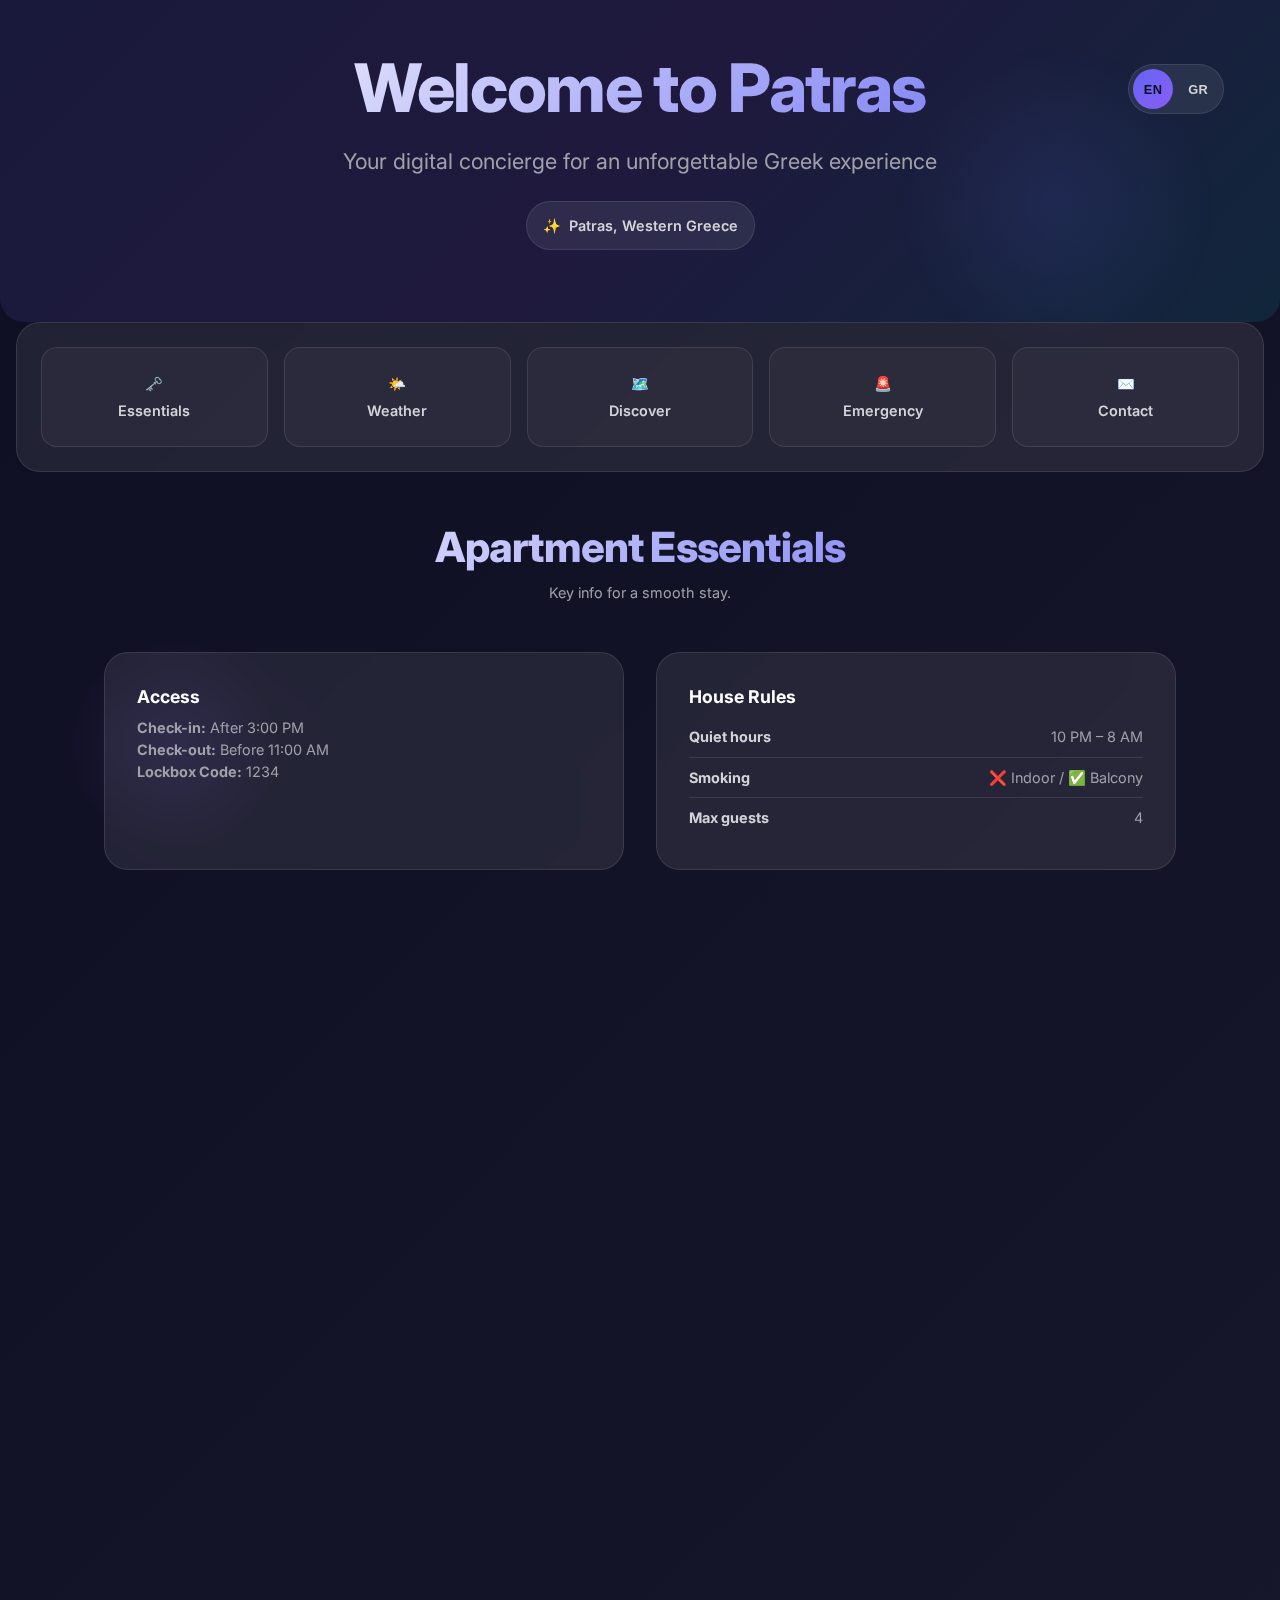
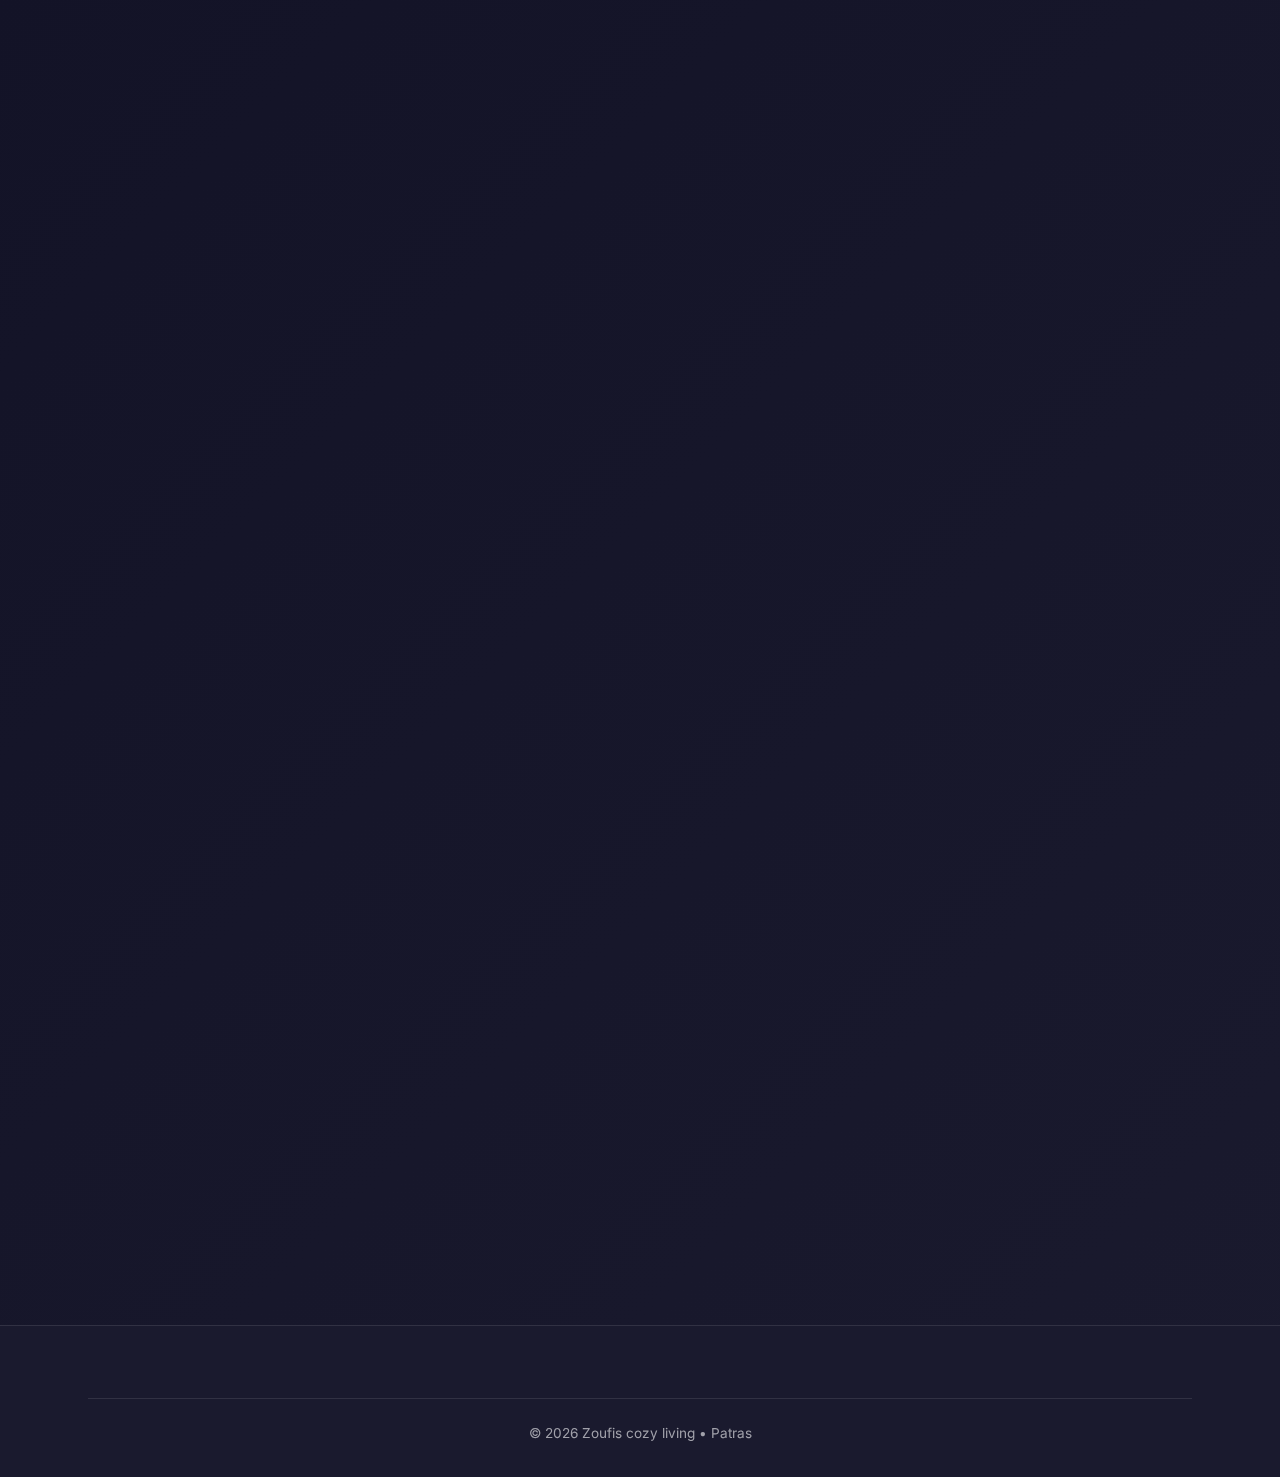
<file: index.html>
<!DOCTYPE html>
<html lang="en">
<head>
  <meta charset="UTF-8" />
  <meta name="viewport" content="width=device-width, initial-scale=1" />
  <title>Welcome to Patras | Your Digital Concierge</title>

  <!-- Fonts -->
  <link href="https://fonts.googleapis.com/css2?family=Inter:wght@300;400;500;600;700;800&display=swap" rel="stylesheet">

  <style>
    /* ====== Mobile-First Design System ====== */
    * { margin:0; padding:0; box-sizing:border-box; }
    
    :root{
      --primary:#6366f1; --primary-dark:#4f46e5; --secondary:#8b5cf6; --accent:#06b6d4;
      --success:#10b981; --warning:#f59e0b; --error:#ef4444;

      --bg-primary:#0f0f23; --bg-secondary:#1a1a2e;
      --bg-card:rgba(255,255,255,.03); --bg-glass:rgba(255,255,255,.08);

      --text-primary:#fff; --text-secondary:#a1a1aa; --text-accent:#d4d4d8;

      --border:rgba(255,255,255,.1); --border-hover:rgba(255,255,255,.2);

      --shadow-sm:0 4px 6px -1px rgba(0,0,0,.3);
      --shadow-md:0 10px 15px -3px rgba(0,0,0,.4);
      --shadow-lg:0 25px 50px -12px rgba(0,0,0,.6);
      --shadow-glow:0 0 20px rgba(99,102,241,.3);

      --blur:blur(16px);
      --r-sm:8px; --r-md:12px; --r-lg:16px; --r-xl:20px;
      
      /* Mobile-first spacing */
      --space-xs:8px; --space-sm:16px; --space-md:24px; --space-lg:32px; --space-xl:48px;
    }
    
    body{
      font-family:'Inter',system-ui,-apple-system,Segoe UI,Roboto,sans-serif;
      background:linear-gradient(135deg,var(--bg-primary) 0%,var(--bg-secondary) 100%);
      color:var(--text-primary); 
      line-height:1.6; 
      min-height:100vh; 
      overflow-x:hidden;
      font-size:16px; /* Ensure 16px+ for mobile accessibility */
    }

    /* Mobile-first background orbs */
    .bg-decoration{
      position:fixed; inset:0; pointer-events:none; z-index:-1; overflow:hidden;
    }
    .bg-decoration::before,.bg-decoration::after{
      content:""; position:absolute; border-radius:50%; opacity:.08; animation:float 8s ease-in-out infinite;
    }
    .bg-decoration::before{
      top:5%; right:5%; width:200px; height:200px;
      background:radial-gradient(circle,var(--primary),transparent 70%);
    }
    .bg-decoration::after{
      bottom:5%; left:5%; width:150px; height:150px;
      background:radial-gradient(circle,var(--secondary),transparent 70%); animation-direction:reverse;
    }

    /* Mobile-first header */
    .header{ position:relative; padding:var(--space-lg) 0 var(--space-xl); text-align:center; overflow:hidden; }
    .header-bg{ position:absolute; inset:0; border-radius:0 0 24px 24px; opacity:.12;
      background:linear-gradient(135deg,var(--primary),var(--secondary) 50%,var(--accent)); }
    
    /* Mobile-first container */
    .container{ max-width:100%; margin:0 auto; padding:0 var(--space-sm); position:relative; z-index:1; }
    
    /* Mobile-first typography */
    h1.hero{
      font-size:2rem; font-weight:800; letter-spacing:-.02em; margin:0 0 var(--space-sm);
      background:linear-gradient(135deg,var(--text-primary),var(--primary));
      -webkit-background-clip:text; background-clip:text; -webkit-text-fill-color:transparent;
      animation:slideUp 1s ease-out; line-height:1.2;
    }
    .subtitle{
      font-size:1rem; color:var(--text-secondary); margin-bottom:var(--space-md);
      animation:slideUp 1s ease-out .15s both; line-height:1.5; max-width:90%; margin-left:auto; margin-right:auto;
    }
    .welcome-badge{
      display:inline-flex; align-items:center; gap:var(--space-xs);
      background:var(--bg-glass); backdrop-filter:var(--blur); border:1px solid var(--border);
      padding:12px var(--space-sm); border-radius:var(--r-xl); font-weight:600; font-size:0.9rem; color:var(--text-accent);
      animation:slideUp 1s ease-out .3s both; transition:.3s; min-height:44px;
    }
    .welcome-badge:hover{ transform:translateY(-2px); box-shadow:var(--shadow-glow); border-color:var(--border-hover); }

    /* Mobile-first language switch */
    .lang{
      position:absolute; top:var(--space-sm); right:var(--space-sm);
      display:inline-flex; gap:4px; padding:4px; background:var(--bg-glass); border:1px solid var(--border);
      border-radius:999px; backdrop-filter:var(--blur);
    }
    .lang button{
      border:1px solid transparent; background:transparent; color:var(--text-accent); font-weight:700; font-size:0.8rem;
      letter-spacing:.3px; padding:8px 10px; border-radius:999px; cursor:pointer; min-width:40px; min-height:40px; transition:.2s;
    }
    .lang button[aria-pressed="true"]{ background:linear-gradient(135deg,var(--primary),var(--secondary)); color:#0b1020; }

    /* Mobile-first sticky nav */
    nav.nav{ position:sticky; top:var(--space-sm); z-index:5; margin:-var(--space-md) 0 var(--space-lg); }
    .nav-box{ background:var(--bg-glass); backdrop-filter:var(--blur); border:1px solid var(--border);
      border-radius:var(--r-lg); padding:var(--space-sm); margin:0 var(--space-sm); }
    .nav-grid{ display:grid; grid-template-columns:repeat(2, 1fr); gap:var(--space-xs); }
    .nav-item{
      display:flex; flex-direction:column; align-items:center; gap:4px; padding:var(--space-sm) var(--space-xs);
      background:var(--bg-card); border:1px solid var(--border); border-radius:var(--r-md);
      text-decoration:none; color:var(--text-accent); font-weight:600; font-size:0.85rem; transition:.3s;
      min-height:60px; text-align:center;
    }
    .nav-item:hover, .nav-item:focus{ transform:translateY(-2px); background:var(--bg-glass); border-color:var(--primary); box-shadow:var(--shadow-glow); }

    /* Mobile-first sections */
    section.section{ padding:var(--space-xl) 0; }
    .section-header{ text-align:center; margin-bottom:var(--space-lg); padding:0 var(--space-sm); }
    .section-title{
      font-size:1.75rem; font-weight:800; letter-spacing:-.02em; margin-bottom:var(--space-xs);
      background:linear-gradient(135deg,var(--text-primary),var(--primary)); -webkit-background-clip:text; background-clip:text; -webkit-text-fill-color:transparent; line-height:1.3;
    }
    .section-sub{ color:var(--text-secondary); font-size:0.95rem; line-height:1.6; max-width:100%; }

    /* Mobile-first cards */
    .grid{ display:grid; gap:var(--space-sm); padding:0 var(--space-sm); }
    .grid.cards-2{ grid-template-columns:1fr; }
    .grid.cards-3{ grid-template-columns:1fr; }
    .card{
      background:var(--bg-glass); backdrop-filter:var(--blur); border:1px solid var(--border); border-radius:var(--r-lg);
      padding:var(--space-md); transition:.35s; position:relative; overflow:hidden;
    }
    .card:hover, .card:focus-within{ transform:translateY(-3px); border-color:var(--primary); box-shadow:var(--shadow-lg),var(--shadow-glow); }
    .card h3{ font-size:1.1rem; margin:0 0 var(--space-xs); line-height:1.4; }
    .muted{ color:var(--text-secondary); font-size:0.9rem; line-height:1.5; }
    
    /* Mobile-first info lists */
    .info-list{ list-style:none; }
    .info-item{
      display:flex; justify-content:space-between; align-items:flex-start; gap:var(--space-sm);
      padding:var(--space-xs) 0; border-bottom:1px solid var(--border); flex-wrap:wrap;
    }
    .info-item:last-child{ border-bottom:none; }
    .info-label{ font-weight:700; color:var(--text-accent); font-size:0.9rem; flex-shrink:0; }
    .info-val{ color:var(--text-secondary); font-size:0.9rem; text-align:right; }
    .info-val.ok{ color:var(--success); font-weight:700; }

    /* Mobile-first emergency block */
    .emergency{
      background:linear-gradient(135deg,var(--error),#dc2626); border-radius:var(--r-lg);
      padding:var(--space-lg); text-align:center; margin:var(--space-lg) var(--space-sm) 0;
    }
    .em-grid{ display:grid; grid-template-columns:1fr 1fr; gap:var(--space-sm); margin-top:var(--space-md); }
    .em-item{ background:rgba(255,255,255,.15); border:1px solid rgba(255,255,255,.25); border-radius:var(--r-md); padding:var(--space-sm); }
    .em-num{ font-size:1.2rem; font-weight:800; margin-top:4px; }

    /* Mobile-first weather */
    .weather-card .temp{ font-size:1.8rem; font-weight:800; }
    .weather-meta{ color:var(--text-secondary); }

    /* Mobile-first tabs */
    .tablist{
      display:flex; gap:var(--space-xs); flex-wrap:wrap; border:1px solid var(--border);
      border-radius:var(--r-md); padding:6px; background:var(--bg-card); margin:0 var(--space-sm); justify-content:center;
    }
    .tablist button{
      border:1px solid transparent; background:transparent; color:var(--text-accent);
      padding:10px 12px; border-radius:var(--r-sm); font-weight:700; font-size:0.85rem; cursor:pointer; transition:.2s; min-height:44px; white-space:nowrap;
    }
    .tablist button[aria-selected="true"]{ background:linear-gradient(135deg,var(--primary),var(--secondary)); color:#0b1020; }
    .tabpanel{ display:none; margin-top:var(--space-md); }
    .tabpanel[data-active="true"]{ display:block; }

    /* Mobile-first footer */
    footer.footer{
      background:var(--bg-secondary); border-top:1px solid var(--border); padding:var(--space-xl) 0 var(--space-lg);
      margin-top:var(--space-xl); text-align:center;
    }
    .footer-bottom{ border-top:1px solid var(--border); margin-top:var(--space-md); padding-top:var(--space-md);
      color:var(--text-secondary); font-size:0.85rem; }

    /* Mobile-first animations */
    .fade-in{ opacity:0; transform:translateY(20px); transition:all .6s cubic-bezier(.4,0,.2,1); }
    .fade-in.visible{ opacity:1; transform:translateY(0); }
    @keyframes slideUp{ from{opacity:0;transform:translateY(30px)} to{opacity:1;transform:translateY(0)} }
    @keyframes float{ 0%,100%{transform:translateY(0)} 50%{transform:translateY(-12px)} }

    /* ====== TABLET BREAKPOINT (min-width: 768px) ====== */
    @media (min-width: 768px) {
      .container{ padding:0 var(--space-lg); }
      h1.hero{ font-size:2.5rem; }
      .subtitle{ font-size:1.1rem; }
      .section-title{ font-size:2rem; }
      .nav-grid{ grid-template-columns:repeat(3, 1fr); }
      .grid.cards-2{ grid-template-columns:repeat(2, 1fr); }
      .grid.cards-3{ grid-template-columns:repeat(2, 1fr); }
      .em-grid{ grid-template-columns:repeat(2, 1fr); gap:var(--space-md); }
      .tablist{ justify-content:flex-start; }
      .bg-decoration::before{ width:280px; height:280px; opacity:.1; }
      .bg-decoration::after{ width:200px; height:200px; opacity:.1; }
    }

    /* ====== DESKTOP BREAKPOINT (min-width: 1024px) ====== */
    @media (min-width: 1024px) {
      :root{ --r-sm:12px; --r-md:16px; --r-lg:24px; --r-xl:32px; }
      .container{ max-width:1200px; padding:0 var(--space-xl); }
      h1.hero{ font-size:3.5rem; }
      .subtitle{ font-size:1.25rem; max-width:70%; }
      .section-title{ font-size:2.4rem; }
      .header{ padding:var(--space-xl) 0 calc(var(--space-xl) * 1.5); }
      .nav-grid{ grid-template-columns:repeat(5, 1fr); gap:var(--space-sm); }
      nav.nav{ margin:-var(--space-xl) 0 var(--space-xl); }
      .nav-box{ padding:var(--space-md); }
      .nav-item{ padding:var(--space-md) var(--space-sm); font-size:0.9rem; min-height:80px; }
      .grid.cards-2{ grid-template-columns:repeat(2, 1fr); gap:var(--space-lg); }
      .grid.cards-3{ grid-template-columns:repeat(3, 1fr); gap:var(--space-lg); }
      .grid{ gap:var(--space-lg); }
      .card{ padding:var(--space-lg); }
      .card:hover{ transform:translateY(-6px); }
      .emergency{ padding:var(--space-xl); }
      .em-grid{ grid-template-columns:repeat(4, 1fr); }
      .em-num{ font-size:1.35rem; }
      .section{ padding:calc(var(--space-xl) * 1.5) 0; }
      .section-header{ margin-bottom:var(--space-xl); }
      .section-sub{ max-width:640px; margin:0 auto; }
      .bg-decoration::before{ width:320px; height:320px; opacity:.12; }
      .bg-decoration::after{ width:220px; height:220px; opacity:.12; }
      .weather-card .temp{ font-size:2.2rem; }
    }

    /* ====== LARGE DESKTOP (min-width: 1280px) ====== */
    @media (min-width: 1280px) {
      h1.hero{ font-size:4.2rem; }
      .subtitle{ font-size:1.35rem; }
      .section-title{ font-size:2.6rem; }
    }

    /* ====== ACCESSIBILITY IMPROVEMENTS ====== */
    @media (prefers-reduced-motion: reduce) {
      *,*::before,*::after { animation-duration: 0.01ms !important; animation-iteration-count: 1 !important; transition-duration: 0.01ms !important; }
      .bg-decoration::before, .bg-decoration::after { animation: none; }
    }
    button:focus-visible, a:focus-visible { outline: 2px solid var(--primary); outline-offset: 2px; }
    @media (prefers-contrast: high) {
      :root { --border: rgba(255,255,255,.3); --bg-glass: rgba(255,255,255,.15); }
    }
  </style>
</head>
<body>
  <div class="bg-decoration"></div>

  <!-- Header -->
  <header class="header">
    <div class="header-bg"></div>
    <div class="container">
      <!-- Language switch -->
      <div class="lang" role="group" aria-label="Language">
        <button type="button" data-set-lang="en" aria-pressed="true">EN</button>
        <button type="button" data-set-lang="gr" aria-pressed="false">GR</button>
      </div>

      <h1 class="hero" data-i18n="hero.title">Welcome to Patras</h1>
      <p class="subtitle" data-i18n="hero.subtitle">Your stay, perfected</p>
      <div class="welcome-badge">✨ <span data-i18n="hero.location">Patras, Western Greece</span></div>
    </div>
  </header>

  <!-- Sticky quick nav -->
  <nav class="nav">
    <div class="nav-box">
      <div class="nav-grid">
        <a class="nav-item" href="#essentials">🗝️ <span data-i18n="nav.essentials">Essentials</span></a>
        <a class="nav-item" href="#weather">🌤️ <span data-i18n="nav.weather">Weather</span></a>
        <a class="nav-item" href="#discover">🗺️ <span data-i18n="nav.discover">Discover</span></a>
        <a class="nav-item" href="#emergency">🚨 <span data-i18n="nav.emergency">Emergency</span></a>
        <a class="nav-item" href="#contact">✉️ <span data-i18n="nav.contact">Contact</span></a>
      </div>
    </div>
  </nav>

  <!-- Essentials -->
  <section id="essentials" class="section fade-in">
    <div class="container">
      <div class="section-header">
        <h2 class="section-title" data-i18n="apt.title">Apartment Essentials</h2>
        <p class="section-sub muted" data-i18n="apt.sub">Key info for a smooth stay.</p>
      </div>

      <div class="grid cards-2">
        <div class="card">
          <h3 data-i18n="apt.access">Access</h3>
          <p class="muted" data-i18n="apt.accessDesc"><strong>Check-in:</strong> After 3:00 PM<br><strong>Check-out:</strong> Before 11:00 AM<br><strong>Lockbox Code:</strong> 1234</p>
        </div>
        <div class="card">
          <h3 data-i18n="apt.rules">House Rules</h3>
          <ul class="info-list">
            <li class="info-item"><span class="info-label" data-i18n="apt.ruleQuiet">Quiet hours</span><span class="info-val">10 PM – 8 AM</span></li>
            <li class="info-item"><span class="info-label" data-i18n="apt.ruleSmoke">Smoking</span><span class="info-val">❌ Indoor / ✅ Balcony</span></li>
            <li class="info-item"><span class="info-label" data-i18n="apt.ruleGuests">Max guests</span><span class="info-val">4</span></li>
          </ul>
        </div>
      </div>
    </div>
  </section>

  <!-- Weather -->
  <section id="weather" class="section fade-in">
    <div class="container">
      <div class="section-header">
        <h2 class="section-title" data-i18n="weather.title">Today's Weather</h2>
        <p class="section-sub muted" data-i18n="weather.sub">Live conditions for Patras.</p>
      </div>

      <div class="grid cards-2">
        <div class="card weather-card">
          <h3 class="muted" data-i18n="weather.summaryLabel">Current</h3>
          <div class="info-list">
            <div class="info-item"><span class="info-label" data-i18n="weather.tempLabel">Temperature</span><span class="info-val temp">—</span></div>
            <div class="info-item"><span class="info-label" data-i18n="weather.condLabel">Conditions</span><span class="info-val weather-meta line">—</span></div>
            <div class="info-item"><span class="info-label" data-i18n="weather.sunset">Sunset</span><span class="info-val weather-meta sunset">—</span></div>
            <div class="info-item"><span class="info-label" data-i18n="weather.sunrise">Sunrise</span><span class="info-val weather-meta sunrise">—</span></div>
          </div>
        </div>
      </div>
    </div>
  </section>

  <!-- Discover -->
  <section id="discover" class="section fade-in">
    <div class="container">
      <div class="section-header">
        <h2 class="section-title" data-i18n="discover.title">Discover Patras</h2>
        <p class="section-sub muted" data-i18n="discover.sub">Must-see spots, food, and essentials.</p>
      </div>

      <div class="tablist" role="tablist" aria-label="Discover">
        <button role="tab" aria-selected="true" aria-controls="tab-attractions" id="tabbtn-attractions" data-i18n="tabs.mustsee">Must-See</button>
        <button role="tab" aria-selected="false" aria-controls="tab-food" id="tabbtn-food" data-i18n="tabs.food">Food & Drinks</button>
        <button role="tab" aria-selected="false" aria-controls="tab-practical" id="tabbtn-practical" data-i18n="tabs.practical">Essentials</button>
        <button role="tab" aria-selected="false" aria-controls="tab-transport" id="tabbtn-transport" data-i18n="tabs.transport">Getting Around</button>
      </div>

      <div id="tab-attractions" class="tabpanel" role="tabpanel" aria-labelledby="tabbtn-attractions" data-active="true">
        <div class="grid cards-3">
          <div class="card"><h3>Patras Castle</h3><p class="muted">Medieval fortress with panoramic views</p></div>
          <div class="card"><h3>Roman Odeon</h3><p class="muted">Ancient theater still hosting shows</p></div>
          <div class="card"><h3>St. Andrew Church</h3><p class="muted">Magnificent cathedral</p></div>
          <div class="card"><h3>Marina & Waterfront</h3><p class="muted">Cafes + sunset walks</p></div>
          <div class="card"><h3>Municipal Gallery</h3><p class="muted">Local art & rotating exhibits</p></div>
          <div class="card"><h3>Carnival Heritage</h3><p class="muted">Europe's largest carnival (Feb–Mar)</p></div>
        </div>
      </div>

      <div id="tab-food" class="tabpanel" role="tabpanel" aria-labelledby="tabbtn-food" data-active="false">
        <div class="grid cards-2">
          <div class="card"><h3>Traditional Greek</h3><p class="muted"><strong>Taverna Dionysos</strong> • Mezze & grills • 5-min walk<br><strong>Akti Seafood</strong> • Fresh fish • Harbor views</p></div>
          <div class="card"><h3>Coffee Culture</h3><p class="muted"><strong>Coffee Island</strong> • Multiple locations<br><strong>Café Central</strong> • Historic vibe</p></div>
          <div class="card"><h3>International</h3><p class="muted"><strong>Pizza Fan</strong> • Delivery<br><strong>Buddha Bar</strong> • Asian-fusion</p></div>
          <div class="card"><h3>Nightlife</h3><p class="muted"><strong>Plateia Georgiou</strong> • Bars<br><strong>Riga Fereos</strong> • Clubs</p></div>
        </div>
      </div>

      <div id="tab-practical" class="tabpanel" role="tabpanel" aria-labelledby="tabbtn-practical" data-active="false">
        <div class="grid cards-2">
          <div class="card"><h3>Shopping</h3><p class="muted"><strong>Sklavenitis</strong> 3-min • <strong>AB</strong> 5-min • <strong>Lidl</strong> 10-min</p></div>
          <div class="card"><h3>Pharmacy</h3><p class="muted">Open till 9 PM • 2-min walk</p></div>
          <div class="card"><h3>Banking</h3><p class="muted">Eurobank ATM (corner) • National Bank downtown</p></div>
          <div class="card"><h3>Connectivity</h3><p class="muted">Cosmote tourist SIMs • Cafés with Wi-Fi</p></div>
        </div>
      </div>

      <div id="tab-transport" class="tabpanel" role="tabpanel" aria-labelledby="tabbtn-transport" data-active="false">
        <div class="grid cards-2">
          <div class="card"><h3>Transport Tips</h3><p class="muted">Walkable center • Taxis & local buses for longer hops</p></div>
        </div>
      </div>
    </div>
  </section>

  <!-- Emergency -->
  <section id="emergency" class="section fade-in">
    <div class="container">
      <div class="section-header">
        <h2 class="section-title" data-i18n="emergency.title">Emergency Contacts</h2>
        <p class="section-sub muted" data-i18n="emergency.sub">Quick numbers you may need.</p>
      </div>

      <div class="emergency">
        <div class="em-grid">
          <div class="em-item"><div class="muted" data-i18n="emergency.emergency">Emergency</div><div class="em-num">112</div></div>
          <div class="em-item"><div class="muted" data-i18n="emergency.police">Police</div><div class="em-num">100</div></div>
          <div class="em-item"><div class="muted" data-i18n="emergency.fire">Fire Dept</div><div class="em-num">199</div></div>
          <div class="em-item">
            <div class="muted" data-i18n="emergency.hospital">Hospital</div>
            <div class="em-num" data-i18n="emergency.hospitalDesc">University Hospital<br><strong>2613 603 000</strong></div>
          </div>
        </div>
      </div>
    </div>
  </section>

  <!-- Contact -->
  <section id="contact" class="section fade-in">
    <div class="container">
      <div class="section-header">
        <h2 class="section-title" data-i18n="contact.title">Need anything?</h2>
        <p class="section-sub muted" data-i18n="contact.subtitle">Contact your host anytime.</p>
      </div>
      <div class="grid cards-2">
        <div class="card"><h3>Phone</h3><p class="muted">+30 2610 000000</p></div>
        <div class="card"><h3>Email</h3><p class="muted">host@example.com</p></div>
      </div>
    </div>
  </section>

  <footer class="footer">
    <div class="container">
      <div class="footer-bottom">© <span id="y"></span> Zoufis cozy living • Patras</div>
    </div>
  </footer>

  <script>
    // ===== i18n =====
    const i18n = {
      en: {
        hero:{ title:'Welcome to Patras', subtitle:'Your digital concierge for an unforgettable Greek experience', location:'Patras, Western Greece' },
        nav:{ essentials:'Essentials', weather:'Weather', discover:'Discover', emergency:'Emergency', contact:'Contact' },
        apt:{ title:'Apartment Essentials', sub:'Key info for a smooth stay.', access:'Access',
              accessDesc:'<strong>Check-in:</strong> After 3:00 PM<br><strong>Check-out:</strong> Before 11:00 AM<br><strong>Lockbox Code:</strong> 1234',
              rules:'House Rules', ruleQuiet:'Quiet hours', ruleSmoke:'Smoking', ruleGuests:'Max guests' },
        weather:{ title:"Today's Weather", sub:'Live conditions for Patras.', summaryLabel:'Current',
                  tempLabel:'Temperature', condLabel:'Conditions', sunrise:'Sunrise', sunset:'Sunset' },
        discover:{ title:'Discover Patras', sub:'Must-see spots, food, and essentials.' },
        tabs:{ mustsee:'Must-See', food:'Food & Drinks', practical:'Essentials', transport:'Getting Around' },
        emergency:{ title:'Emergency Contacts', sub:'Quick numbers you may need.',
                    emergency:'Emergency', police:'Police', fire:'Fire Dept', hospital:'Hospital',
                    hospitalDesc:'University Hospital<br><strong>2613 603 000</strong>' },
        contact:{ title:'Need anything?', subtitle:'Contact your host anytime.' }
      },
      gr: {
        hero:{ title:'Καλώς ήρθατε στην Πάτρα', subtitle:'Η διαμονή σας, στην εντέλεια', location:'Πάτρα, Δυτική Ελλάδα' },
        nav:{ essentials:'Βασικά', weather:'Καιρός', discover:'Ανακαλύψτε', emergency:'Έκτακτα', contact:'Επικοινωνία' },
        apt:{ title:'Βασικές Πληροφορίες Διαμερίσματος', sub:'Ό,τι χρειάζεστε για άνετη διαμονή.',
              access:'Πρόσβαση',
              accessDesc:'<strong>Άφιξη:</strong> Μετά τις 15:00<br><strong>Αναχώρηση:</strong> Πριν τις 11:00<br><strong>Κωδικός θυρίδας:</strong> 1234',
              rules:'Κανόνες Σπιτιού', ruleQuiet:'Ώρες ησυχίας', ruleSmoke:'Κάπνισμα', ruleGuests:'Μέγιστοι φιλοξενούμενοι' },
        weather:{ title:'Ο καιρός σήμερα', sub:'Ζωντανές συνθήκες για την Πάτρα.',
                  summaryLabel:'Τώρα', tempLabel:'Θερμοκρασία', condLabel:'Συνθήκες', sunrise:'Ανατολή', sunset:'Ηλιοβασίλεμα' },
        discover:{ title:'Ανακαλύψτε την Πάτρα', sub:'Αξιοθέατα, φαγητό και πρακτικά.' },
        tabs:{ mustsee:'Αξίζει να δείτε', food:'Φαγητό & Ποτά', practical:'Πρακτικά', transport:'Μετακινήσεις' },
        emergency:{ title:'Έκτακτα Τηλέφωνα', sub:'Χρήσιμοι αριθμοί.',
                    emergency:'Έκτακτη ανάγκη', police:'Αστυνομία', fire:'Πυροσβεστική', hospital:'Νοσοκομείο',
                    hospitalDesc:'Πανεπιστημιακό Νοσοκομείο<br><strong>2613 603 000</strong>' },
        contact:{ title:'Χρειάζεστε κάτι;', subtitle:'Επικοινωνήστε με τον οικοδεσπότη.' }
      }
    };
    const dictGet=(o,p)=>p.split('.').reduce((a,k)=>(a||{})[k],o);

    // ===== Weather (Open-Meteo) =====
    const WEATHER_TTL_MS=30*60*1000, WEATHER_KEY='patras_weather_payload';
    const WEATHER_LABELS={
      en:{ clear:'Clear', partly:'Partly cloudy', fog:'Fog', drizzle:'Drizzle', rain:'Rain', snow:'Snow', showers:'Showers', snow_sh:'Snow showers', thunder:'Thunderstorm', hail:'Thunder w/ hail' },
      gr:{ clear:'Αίθριος', partly:'Μερική συννεφιά', fog:'Ομίχλη', drizzle:'Ψιχάλες', rain:'Βροχή', snow:'Χιόνι', showers:'Μπόρες', snow_sh:'Μπόρες χιονιού', thunder:'Καταιγίδα', hail:'Καταιγίδα με χαλάζι' }
    };
    function bucketFromCode(c){ if(c===0)return'clear'; if(c>=1&&c<=3)return'partly'; if(c===45||c===48)return'fog';
      if(c>=51&&c<=57)return'drizzle'; if(c>=61&&c<=67)return'rain'; if(c>=71&&c<=77)return'snow';
      if(c>=80&&c<=82)return'showers'; if(c>=85&&c<=86)return'snow_sh'; if(c===95)return'thunder'; if(c===96||c===99)return'hail'; return'partly';}
    const fmt=(iso,lang)=>new Intl.DateTimeFormat(lang==='gr'?'el-GR':'en-GB',{hour:'2-digit',minute:'2-digit'}).format(new Date(iso));
    function renderWeather(data,lang){
      const tempEl=document.querySelector('.temp'), lineEl=document.querySelector('.line'), sset=document.querySelector('.sunset'), srise=document.querySelector('.sunrise');
      if(!tempEl||!lineEl||!sset||!srise) return;
      if(!data){ tempEl.textContent=lineEl.textContent=sset.textContent=srise.textContent='—'; return; }
      const labels=WEATHER_LABELS[lang]||WEATHER_LABELS.en, bucket=bucketFromCode(Number(data.code));
      tempEl.textContent=Math.round(Number(data.temp))+'°C';
      lineEl.textContent=labels[bucket]||'';
      sset.textContent=fmt(data.sunset,lang);
      srise.textContent=fmt(data.sunrise,lang);
    }
    async function fetchWeather(){
      const url='https://api.open-meteo.com/v1/forecast?latitude=38.2466&longitude=21.7346&current_weather=true&daily=sunrise,sunset&timezone=Europe%2FAthens&forecast_days=1';
      const res=await fetch(url,{cache:'no-store'}); if(!res.ok) throw new Error('net');
      const j=await res.json();
      return { temp:j.current_weather?.temperature, code:j.current_weather?.weathercode, sunrise:j.daily?.sunrise?.[0], sunset:j.daily?.sunset?.[0] };
    }
    async function loadWeather(){
      const now=Date.now(); try{ const cached=JSON.parse(localStorage.getItem(WEATHER_KEY)||'null');
        if(cached&&(now-cached.ts)<WEATHER_TTL_MS){ renderWeather(cached.data,currentLang()); } }catch{}
      try{ const data=await fetchWeather(); localStorage.setItem(WEATHER_KEY,JSON.stringify({ts:now,data})); renderWeather(data,currentLang()); }catch(e){/* ignore */}
    }

    // ===== Language handling =====
    function currentLang(){ return localStorage.getItem('patras_lang') || (navigator.language?.startsWith('el')?'gr':'en'); }
    function translate(lang){
      document.documentElement.lang=(lang==='gr')?'el':'en';
      document.querySelectorAll('[data-i18n]').forEach(el=>{ const v=dictGet(i18n[lang], el.getAttribute('data-i18n')); if(typeof v==='string') el.innerHTML=v; });
      document.querySelectorAll('.lang button').forEach(b=>b.setAttribute('aria-pressed', String(b.dataset.setLang===lang)));
      const cached=JSON.parse(localStorage.getItem(WEATHER_KEY)||'null'); renderWeather(cached?.data, lang);
      localStorage.setItem('patras_lang', lang);
    }
    document.addEventListener('click',e=>{ const b=e.target.closest('.lang button'); if(!b) return; translate(b.dataset.setLang); });

    // Tabs
    const tabButtons=Array.from(document.querySelectorAll('.tablist [role="tab"]'));
    const tabPanels =Array.from(document.querySelectorAll('.tabpanel'));
    function setActiveTab(id){ tabButtons.forEach(btn=>btn.setAttribute('aria-selected', String(btn.id==='tabbtn-'+id)));
      tabPanels.forEach(p=>p.dataset.active=String(p.id==='tab-'+id)); }
    tabButtons.forEach(btn=>btn.addEventListener('click',()=>setActiveTab(btn.id.replace('tabbtn-',''))));

    // Reveal on scroll
    const io=new IntersectionObserver(es=>es.forEach(e=>e.isIntersecting&&e.target.classList.add('visible')), {threshold:.12});
    document.querySelectorAll('.fade-in').forEach(el=>io.observe(el));

    // Init
    document.getElementById('y').textContent=new Date().getFullYear();
    translate(currentLang());
    loadWeather();
  </script>
</body>
</html>
</file>
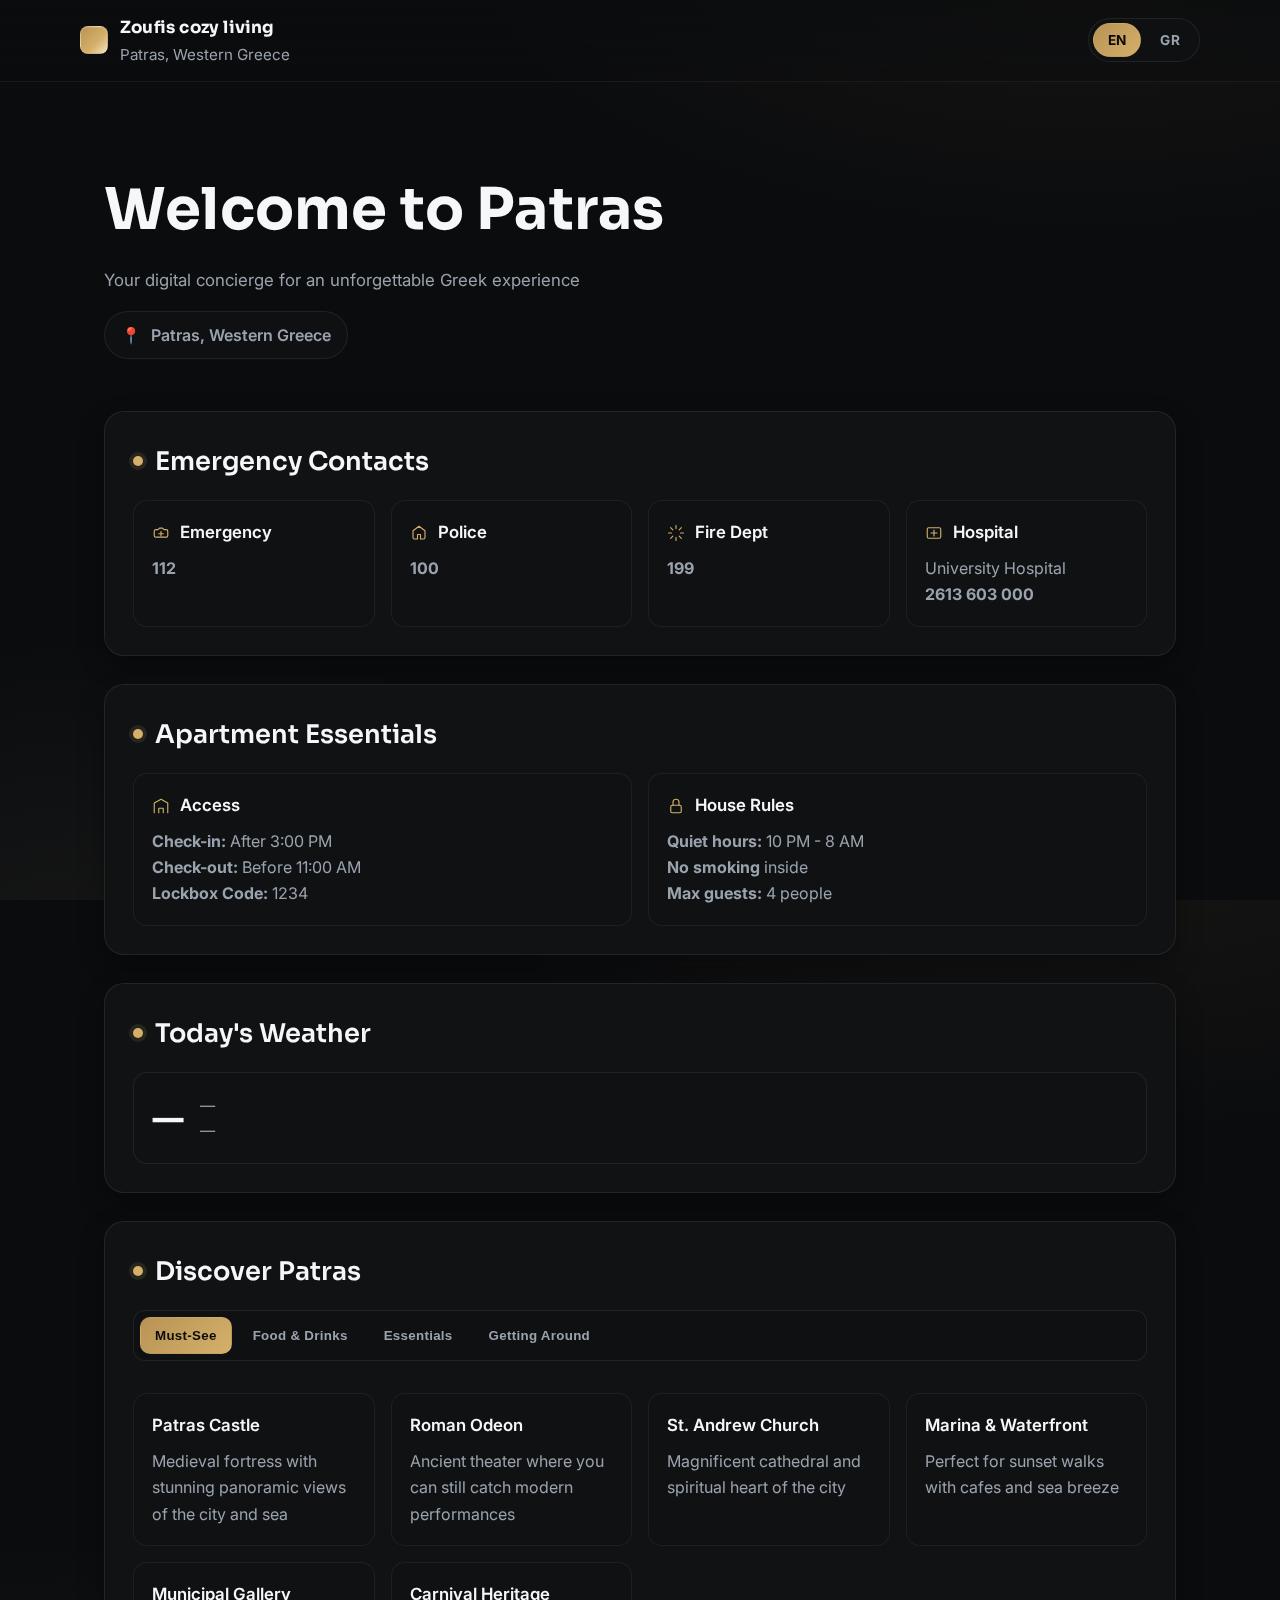
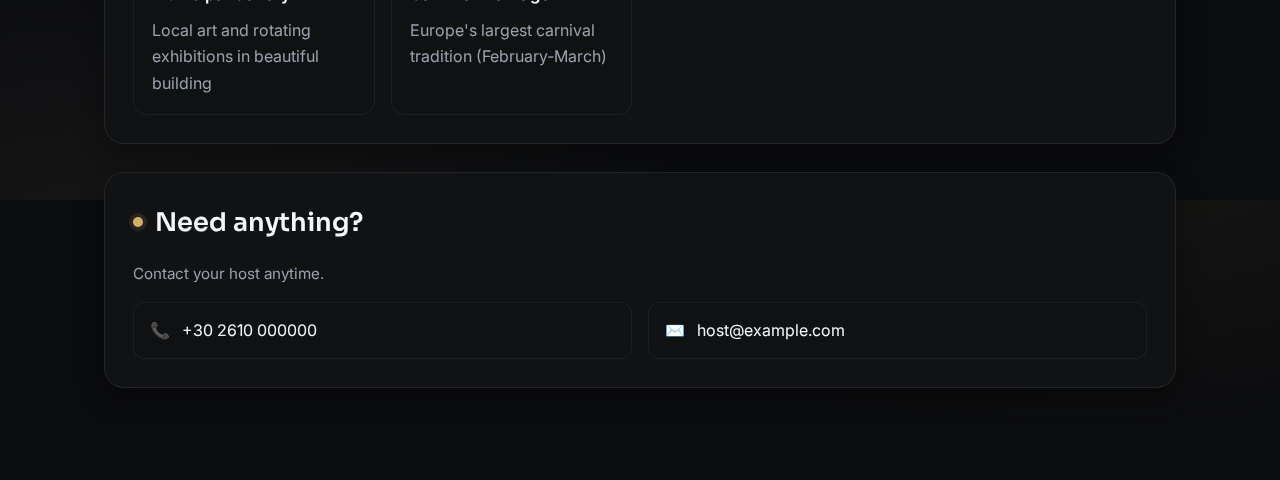
<file: app.html>
<!DOCTYPE html>
<html lang="en">
<head>
  <meta charset="UTF-8" />
  <meta name="viewport" content="width=device-width, initial-scale=1" />
  <title>Welcome to Patras | Your Digital Concierge</title>
  <style>
    /* ========================================================
       Modern Boutique UI — clean, professional, accessible
       Design tokens + restrained motion + minimal ornament
       Fonts: Sora (display), Inter (text)
       ======================================================== */
    @import url('https://fonts.googleapis.com/css2?family=Inter:wght@300;400;500;600;700&family=Sora:wght@400;500;600;700&display=swap');

    :root {
      /* Color system */
      --bg: #0b0c0e;          /* page background */
      --surface: #101214;     /* card bg */
      --surface-2: #0f1113;   /* deeper panels */
      --elev: 0 10px 24px rgba(0,0,0,.35);
      --elev-2: 0 14px 40px rgba(0,0,0,.45);

      --text: #f6f7f9;        /* primary text */
      --muted: #9aa3ad;       /* secondary text */

      /* Accent — modern warm brass */
      --accent: #d4b06a;
      --accent-600: #b89355;
      --accent-200: #f1e3c1;

      /* Borders */
      --stroke: rgba(255,255,255,0.08);
      --hairline: rgba(255,255,255,0.06);

      /* Radii & spacing */
      --radius: 16px;
      --radius-lg: 20px;
      --gap-1: 8px;
      --gap-2: 12px;
      --gap-3: 16px;
      --gap-4: 20px;
      --gap-5: 28px;
      --gap-6: 40px;

      /* Typography */
      --display: 'Sora', system-ui, -apple-system, Segoe UI, Roboto, sans-serif;
      --text-face: 'Inter', system-ui, -apple-system, Segoe UI, Roboto, sans-serif;
    }

    * { box-sizing: border-box; }
    html, body { height: 100%; }
    body {
      margin: 0;
      font-family: var(--text-face);
      background: radial-gradient(1200px 600px at 85% -10%, rgba(212,176,106,0.06), transparent 55%),
                  radial-gradient(1000px 600px at 10% 110%, rgba(241,227,193,0.05), transparent 60%),
                  var(--bg);
      color: var(--text);
      line-height: 1.65;
    }

    /* Prefer reduced motion */
    @media (prefers-reduced-motion: reduce) {
      * { animation: none !important; transition: none !important; }
    }

    /* Layout */
    .wrap { max-width: 1120px; margin: 0 auto; padding: 24px; }

    /* Header */
    header {
      position: sticky; top: 0; z-index: 10;
      backdrop-filter: saturate(1.1) blur(8px);
      background: linear-gradient(to bottom, rgba(11,12,14,.75), rgba(11,12,14,.4));
      border-bottom: 1px solid var(--hairline);
    }
    .bar { display: flex; align-items: center; justify-content: space-between; padding: 14px 0; }
    .brand { display: flex; align-items: center; gap: var(--gap-2); }
    .mark { width: 28px; height: 28px; border-radius: 8px; background: linear-gradient(135deg, var(--accent-600), var(--accent) 60%, var(--accent-200)); border: 1px solid rgba(255,255,255,.15); box-shadow: inset 0 1px 0 rgba(255,255,255,.12); }
    .title { font-family: var(--display); font-weight: 700; letter-spacing: .2px; font-size: 1.05rem; }
    .meta { color: var(--muted); font-size: .95rem; }

    /* Language switch (segmented) */
    .seg { display: inline-flex; padding: 4px; gap: 4px; background: #0e1012; border: 1px solid var(--stroke); border-radius: 999px; }
    .seg button { font: 700 .85rem var(--text-face); letter-spacing: .3px; padding: 8px 14px; border-radius: 999px; border: 1px solid transparent; background: transparent; color: var(--muted); cursor: pointer; }
    .seg button[aria-pressed="true"] { background: linear-gradient(135deg, var(--accent-600), var(--accent)); color: #0c0b09; }

    /* Hero */
    .hero { padding: 56px 0 24px; }
    .hero h1 { font-family: var(--display); font-weight: 700; font-size: clamp(2.4rem, 6vw, 3.6rem); letter-spacing: .2px; margin: 0 0 10px; }
    .hero p { color: var(--muted); font-size: 1.05rem; margin: 0 0 var(--gap-3); }

    .badge { display: inline-flex; align-items: center; gap: 10px; border: 1px solid var(--stroke); border-radius: 999px; padding: 10px 16px; background: #0e1012; color: var(--muted); font-weight: 600; }

    /* Section block */
    .block { background: var(--surface); border: 1px solid var(--stroke); border-radius: var(--radius-lg); padding: 28px; margin: var(--gap-5) 0; box-shadow: var(--elev); }
    .block h2 { display: flex; align-items: center; gap: 12px; font-family: var(--display); font-size: 1.6rem; font-weight: 600; margin: 0 0 18px; }
    .dot { width: 10px; height: 10px; border-radius: 50%; background: var(--accent); box-shadow: 0 0 0 4px rgba(212,176,106, .12); }

    /* Grid */
    .grid { display: grid; gap: var(--gap-3); }
    .grid.cols-2 { grid-template-columns: repeat(auto-fit, minmax(280px, 1fr)); }
    .grid.cols-3 { grid-template-columns: repeat(auto-fit, minmax(220px, 1fr)); }
    .grid.cols-4 { grid-template-columns: repeat(auto-fit, minmax(180px, 1fr)); }

    /* Card */
    .card { border: 1px solid var(--hairline); background: var(--surface-2); border-radius: 14px; padding: 18px; }
    .card h3 { display: flex; align-items: center; gap: 10px; font-weight: 600; margin: 0 0 8px; font-size: 1.05rem; }
    .card p { color: var(--muted); margin: 0; }

    /* Inline icons (stroke) */
    .icon { width: 18px; height: 18px; color: var(--accent); }
    .icon-muted { color: var(--muted); }

    /* WiFi strip */
    .wifi { display: grid; grid-template-columns: 1fr auto; gap: var(--gap-3); align-items: center; border: 1px dashed var(--stroke); background: #0e1012; border-radius: 14px; padding: 16px 18px; }
    .wifi .ssid { font-family: var(--display); font-weight: 600; letter-spacing: .25px; }
    .wifi .pwd { font-family: var(--text-face); font-weight: 800; letter-spacing: 3px; padding: 8px 10px; border: 1px solid var(--stroke); border-radius: 10px; background: var(--surface); }

    /* Tabs (accessible segmented tabs) */
    .tabs { display: flex; flex-direction: column; gap: var(--gap-3); }
    .tablist { display: inline-flex; gap: 6px; flex-wrap: wrap; border: 1px solid var(--stroke); border-radius: 12px; padding: 6px; background: #0e1012; }
    .tablist button { border: 1px solid transparent; background: transparent; color: var(--muted); padding: 10px 14px; border-radius: 10px; font-weight: 700; letter-spacing: .3px; cursor: pointer; }
    .tablist button[aria-selected="true"] { background: linear-gradient(135deg, var(--accent-600), var(--accent)); color: #0c0b09; }
    .tabpanel { display: none; }
    .tabpanel[data-active="true"] { display: block; }

    /* Weather */
    .weather { display: grid; grid-template-columns: auto 1fr; gap: var(--gap-3); align-items: center; border: 1px solid var(--stroke); background: var(--surface-2); border-radius: 14px; padding: 16px 18px; }
    .temp { font-family: var(--display); font-size: 2.2rem; font-weight: 700; letter-spacing: .3px; }
    .weather .meta { color: var(--muted); }

    /* Contact */
    .contact { display: grid; grid-template-columns: repeat(auto-fit, minmax(220px, 1fr)); gap: var(--gap-3); }
    .contact .row { border: 1px solid var(--hairline); background: var(--surface-2); border-radius: 12px; padding: 14px 16px; display: flex; align-items: center; gap: 12px; }

    /* Footer spacing */
    footer { height: 40px; }

    /* Mobile tweaks */
    @media (max-width: 768px){ .hero { padding-top: 36px; } }
  </style>
</head>
<body>
  <header>
    <div class="wrap bar" role="navigation" aria-label="Top bar">
      <div class="brand">
        <div class="mark" aria-hidden="true"></div>
        <div>
          <div class="title">Zoufis cozy living</div>
          <div class="meta" data-i18n="hero.location">Patras, Western Greece</div>
        </div>
      </div>
      <div class="seg" role="group" aria-label="Language">
        <button type="button" data-set-lang="en" aria-pressed="true">EN</button>
        <button type="button" data-set-lang="gr" aria-pressed="false">GR</button>
      </div>
    </div>
  </header>

  <main class="wrap">
    <!-- Hero -->
    <section class="hero" aria-labelledby="hero-title">
      <h1 id="hero-title" data-i18n="hero.title">Welcome to Patras</h1>
      <p data-i18n="hero.subtitle">Your stay, perfected</p>
      <div class="badge"><span class="icon-muted" aria-hidden="true">📍</span><span data-i18n="hero.location">Patras, Western Greece</span></div>
    </section>

    <!-- Emergency -->
    <section class="block" aria-labelledby="emergency-title">
      <h2 id="emergency-title"><span class="dot" aria-hidden="true"></span><span data-i18n="emergency.title">Emergency Contacts</span></h2>
      <div class="grid cols-4">
        <div class="card">
          <h3>
            <svg class="icon" viewBox="0 0 24 24" fill="none" stroke="currentColor" stroke-width="1.5" stroke-linecap="round" stroke-linejoin="round" aria-hidden="true"><path d="M3 15.5V9.5a2 2 0 0 1 2-2h3l2-2h4l2 2h3a2 2 0 0 1 2 2v6a2 2 0 0 1-2 2H5a2 2 0 0 1-2-2Z"/><path d="M12 10v6"/><path d="M9 13h6"/></svg>
            <span data-i18n="emergency.emergency">Emergency</span>
          </h3>
          <p><strong>112</strong></p>
        </div>
        <div class="card">
          <h3>
            <svg class="icon" viewBox="0 0 24 24" fill="none" stroke="currentColor" stroke-width="1.5" stroke-linecap="round" stroke-linejoin="round" aria-hidden="true"><path d="M12 3l8 6v9a2 2 0 0 1-2 2h-4v-6H10v6H6a2 2 0 0 1-2-2V9l8-6Z"/></svg>
            <span data-i18n="emergency.police">Police</span>
          </h3>
          <p><strong>100</strong></p>
        </div>
        <div class="card">
          <h3>
            <svg class="icon" viewBox="0 0 24 24" fill="none" stroke="currentColor" stroke-width="1.5" stroke-linecap="round" stroke-linejoin="round" aria-hidden="true"><path d="M12 2v4"/><path d="M12 18v4"/><path d="M2 12h4"/><path d="M18 12h4"/><path d="M4.93 4.93l2.83 2.83"/><path d="M16.24 16.24l2.83 2.83"/><path d="M4.93 19.07l2.83-2.83"/><path d="M16.24 7.76l2.83-2.83"/></svg>
            <span data-i18n="emergency.fire">Fire Dept</span>
          </h3>
          <p><strong>199</strong></p>
        </div>
        <div class="card">
          <h3>
            <svg class="icon" viewBox="0 0 24 24" fill="none" stroke="currentColor" stroke-width="1.5" stroke-linecap="round" stroke-linejoin="round" aria-hidden="true"><rect x="3" y="5" width="18" height="14" rx="2"/><path d="M12 8v8"/><path d="M8 12h8"/></svg>
            <span data-i18n="emergency.hospital">Hospital</span>
          </h3>
          <p data-i18n="emergency.hospitalDesc">University Hospital<br><strong>2613 603 000</strong></p>
        </div>
      </div>
    </section>

    <!-- Apartment essentials -->
    <section class="block" aria-labelledby="apt-title">
      <h2 id="apt-title"><span class="dot" aria-hidden="true"></span><span data-i18n="apt.title">Apartment Essentials</span></h2>
      <!-- <div class="wifi" role="group" aria-label="WiFi">
        <div>
          <div class="meta" data-i18n="apt.wifiLabel">WiFi Password:</div>
          <div class="pwd">WelcomeHome123!</div>
        </div>
        <div class="ssid">PatrasGuest2025</div>
      </div> -->
      <div class="grid cols-2" style="margin-top: var(--gap-3)">
        <div class="card">
          <h3>
            <svg class="icon" viewBox="0 0 24 24" fill="none" stroke="currentColor" stroke-width="1.5" stroke-linecap="round" stroke-linejoin="round" aria-hidden="true"><path d="M3 21V8l9-5 9 5v13"/><path d="M9 21v-6h6v6"/></svg>
            <span data-i18n="apt.access">Access</span>
          </h3>
          <p data-i18n="apt.accessDesc"><strong>Check-in:</strong> After 3:00 PM<br><strong>Check-out:</strong> Before 11:00 AM<br><strong>Lockbox Code:</strong> 1234</p>
        </div>
        <div class="card">
          <h3>
            <svg class="icon" viewBox="0 0 24 24" fill="none" stroke="currentColor" stroke-width="1.5" stroke-linecap="round" stroke-linejoin="round" aria-hidden="true"><path d="M8 11V7a4 4 0 1 1 8 0v4"/><rect x="5" y="11" width="14" height="10" rx="2"/></svg>
            <span data-i18n="apt.rules">House Rules</span>
          </h3>
          <p data-i18n="apt.rulesDesc"><strong>Quiet hours:</strong> 10 PM - 8 AM<br><strong>No smoking</strong> inside<br><strong>Max guests:</strong> 4 people</p>
        </div>
      </div>
    </section>

    <!-- Weather -->
    <section class="block" aria-labelledby="weather-title">
      <h2 id="weather-title"><span class="dot" aria-hidden="true"></span><span data-i18n="weather.title">Today's Weather</span></h2>
      <div class="weather">
        <div class="temp">—</div>
        <div>
          <div class="meta" data-i18n="weather.line">—</div>
          <div class="meta" data-i18n="weather.sun">—</div>
        </div>
      </div>
    </section>

    <!-- Discover -->
    <section class="block" aria-labelledby="discover-title">
      <h2 id="discover-title"><span class="dot" aria-hidden="true"></span><span data-i18n="discover.title">Discover Patras</span></h2>
      <div class="tabs">
        <div class="tablist" role="tablist" aria-label="Discover tabs">
          <button role="tab" aria-selected="true" aria-controls="tab-attractions" id="tabbtn-attractions">Must‑See</button>
          <button role="tab" aria-selected="false" aria-controls="tab-food" id="tabbtn-food">Food & Drinks</button>
          <button role="tab" aria-selected="false" aria-controls="tab-practical" id="tabbtn-practical">Essentials</button>
          <button role="tab" aria-selected="false" aria-controls="tab-transport" id="tabbtn-transport">Getting Around</button>
        </div>

        <div id="tab-attractions" class="tabpanel" role="tabpanel" aria-labelledby="tabbtn-attractions" data-active="true">
          <div class="grid cols-3" style="margin-top: var(--gap-3)">
            <div class="card"><h3>Patras Castle</h3><p>Medieval fortress with stunning panoramic views of the city and sea</p></div>
            <div class="card"><h3>Roman Odeon</h3><p>Ancient theater where you can still catch modern performances</p></div>
            <div class="card"><h3>St. Andrew Church</h3><p>Magnificent cathedral and spiritual heart of the city</p></div>
            <div class="card"><h3>Marina & Waterfront</h3><p>Perfect for sunset walks with cafes and sea breeze</p></div>
            <div class="card"><h3>Municipal Gallery</h3><p>Local art and rotating exhibitions in beautiful building</p></div>
            <div class="card"><h3>Carnival Heritage</h3><p>Europe's largest carnival tradition (February‑March)</p></div>
          </div>
        </div>

        <div id="tab-food" class="tabpanel" role="tabpanel" aria-labelledby="tabbtn-food" data-active="false">
          <div class="grid cols-2" style="margin-top: var(--gap-3)">
            <div class="card"><h3>Traditional Greek</h3><p><strong>Taverna Dionysos</strong> • Authentic mezze & grills • 5‑min walk<br><strong>Akti Seafood</strong> • Fresh fish by the harbor • Waterfront views</p></div>
            <div class="card"><h3>Coffee Culture</h3><p><strong>Coffee Island</strong> • Premium coffee chain • Multiple locations<br><strong>Café Central</strong> • Historic café with local charm</p></div>
            <div class="card"><h3>International Flavors</h3><p><strong>Pizza Fan</strong> • Reliable delivery • Greek‑style pizza<br><strong>Buddha Bar</strong> • Asian fusion • Modern vibe</p></div>
            <div class="card"><h3>Nightlife Scene</h3><p><strong>Plateia Georgiou</strong> • Bar hopping central<br><strong>Riga Fereos</strong> • Student‑friendly clubs & bars</p></div>
          </div>
        </div>

        <div id="tab-practical" class="tabpanel" role="tabpanel" aria-labelledby="tabbtn-practical" data-active="false">
          <div class="grid cols-2" style="margin-top: var(--gap-3)">
            <div class="card"><h3>Shopping</h3><p><strong>Sklavenitis</strong> — 3‑min walk<br><strong>AB Vassilopoulos</strong> — 5‑min walk<br><strong>Lidl</strong> — Budget option, 10‑min<br><strong>Open till 9 PM most days</strong></p></div>
            <div class="card"><h3>Health & Pharmacy</h3><p><strong>Farmakeio Central</strong><br>Open until 9 PM • 2‑min walk<br><em>Look for green cross sign</em></p></div>
            <div class="card"><h3>Money & Banking</h3><p><strong>Eurobank ATM</strong> — Corner location<br><strong>National Bank</strong> — Downtown<br>Most international cards work</p></div>
            <div class="card"><h3>Stay Connected</h3><p><strong>Cosmote Store</strong> — Tourist SIMs<br><strong>Free Wi‑Fi</strong> at most cafés<br><strong>WhatsApp</strong> works great</p></div>
          </div>
        </div>

        <div id="tab-transport" class="tabpanel" role="tabpanel" aria-labelledby="tabbtn-transport" data-active="false">
          <div class="grid cols-2" style="margin-top: var(--gap-3)">
            <div class="card"><h3>Transport Tips</h3><p>Use taxis or local buses; the city center is very walkable.</p></div>
          </div>
        </div>
      </div>
    </section>

    <!-- Contact -->
    <section class="block" aria-labelledby="contact-title">
      <h2 id="contact-title"><span class="dot" aria-hidden="true"></span><span data-i18n="contact.title">Need anything?</span></h2>
      <p class="meta" data-i18n="contact.subtitle">Contact your host anytime.</p>
      <div class="contact" style="margin-top: var(--gap-3)">
        <div class="row"><span class="icon-muted" aria-hidden="true">📞</span>+30 2610 000000</div>
        <div class="row"><span class="icon-muted" aria-hidden="true">✉️</span>host@example.com</div>
      </div>
    </section>
  </main>

  <footer></footer>

  <script>
    // ----------------- i18n -----------------
    const i18n = {
      en: {
        hero: { title: 'Welcome to Patras', subtitle: 'Your digital concierge for an unforgettable Greek experience', location: 'Patras, Western Greece' },
        emergency: { title: 'Emergency Contacts', emergency: 'Emergency', police: 'Police', fire: 'Fire Dept', hospital: 'Hospital', hospitalDesc: 'University Hospital<br><strong>2613 603 000</strong>' },
        // apt: { title: 'Apartment Essentials', wifiLabel: 'WiFi Password:', access: 'Access', rules: 'House Rules', accessDesc: '<strong>Check-in:</strong> After 3:00 PM<br><strong>Check-out:</strong> Before 11:00 AM<br><strong>Lockbox Code:</strong> 1234', rulesDesc: '<strong>Quiet hours:</strong> 10 PM - 8 AM<br><strong>No smoking</strong> inside<br><strong>Max guests:</strong> 4 people' },
        weather: { title: "Today's Weather", line: 'Partly Cloudy • Perfect for exploring!', sun: 'Sunset: 8:15 PM • Sunrise: 6:30 AM' },
        discover: { title: 'Discover Patras' },
        tabs: { mustsee: 'Must‑See', food: 'Food & Drinks', practical: 'Essentials', transport: 'Getting Around' },
        contact: { title: 'Need anything?', subtitle: 'Contact your host anytime.' }
      },
      gr: {
        hero: { title: 'Καλώς ήρθατε στην Πάτρα', subtitle: 'Η διαμονή σας, στην εντέλεια', location: 'Πάτρα, Δυτική Ελλάδα' },
        emergency: { title: 'Έκτακτα Τηλέφωνα', emergency: 'Έκτακτη Ανάγκη', police: 'Αστυνομία', fire: 'Πυροσβεστική', hospital: 'Νοσοκομείο', hospitalDesc: 'Πανεπιστημιακό Νοσοκομείο<br><strong>2613 603 000</strong>' },
        apt: { title: 'Βασικές Πληροφορίες Διαμερίσματος', wifiLabel: 'Κωδικός Wi‑Fi:', access: 'Πρόσβαση', rules: 'Κανόνες Σπιτιού', accessDesc: '<strong>Άφιξη:</strong> Μετά τις 15:00<br><strong>Αναχώρηση:</strong> Πριν τις 11:00<br><strong>Κωδικός θυρίδας:</strong> 1234', rulesDesc: '<strong>Ώρες κοινής ησυχίας:</strong> 22:00 - 08:00<br><strong>Απαγορεύεται το κάπνισμα</strong> μέσα<br><strong>Μέγιστος αριθμός φιλοξενουμένων:</strong> 4 άτομα' },
        weather: { title: 'Ο καιρός σήμερα', line: 'Μερική συννεφιά • Ιδανικό για βόλτα!', sun: 'Ηλιοβασίλεμα: 8:15 μ.μ. • Ανατολή: 6:30 π.μ.' },
        discover: { title: 'Ανακαλύψτε την Πάτρα' },
        tabs: { mustsee: 'Αξίζει να δείτε', food: 'Φαγητό & Ποτά', practical: 'Πρακτικά', transport: 'Μετακινήσεις' },
        contact: { title: 'Χρειάζεστε κάτι;', subtitle: 'Επικοινωνήστε με τον οικοδεσπότη ανά πάσα στιγμή.' }
      }
    };
    // ----------------- Weather (Open‑Meteo) -----------------
    const WEATHER_TTL_MS = 30 * 60 * 1000; // 30 minutes
    const WEATHER_KEY = 'patras_weather_payload';
    let lastWeather = null;

    const WEATHER_LABELS = {
      en: {
        clear: 'Clear', partly: 'Partly cloudy', fog: 'Fog', drizzle: 'Drizzle', rain: 'Rain', snow: 'Snow', showers: 'Showers', snow_sh: 'Snow showers', thunder: 'Thunderstorm', hail: 'Thunderstorm with hail',
        sunrise: 'Sunrise', sunset: 'Sunset'
      },
      gr: {
        clear: 'Αίθριος', partly: 'Μερική συννεφιά', fog: 'Ομίχλη', drizzle: 'Ψιχάλες', rain: 'Βροχή', snow: 'Χιόνι', showers: 'Μπόρες', snow_sh: 'Μπόρες χιονιού', thunder: 'Καταιγίδα', hail: 'Καταιγίδα με χαλάζι',
        sunrise: 'Ανατολή', sunset: 'Ηλιοβασίλεμα'
      }
    };

    function bucketFromCode(code){
      if (code === 0) return 'clear';
      if (code >= 1 && code <= 3) return 'partly';
      if (code === 45 || code === 48) return 'fog';
      if (code >= 51 && code <= 57) return 'drizzle';
      if (code >= 61 && code <= 67) return 'rain';
      if (code >= 71 && code <= 77) return 'snow';
      if (code >= 80 && code <= 82) return 'showers';
      if (code >= 85 && code <= 86) return 'snow_sh';
      if (code === 95) return 'thunder';
      if (code === 96 || code === 99) return 'hail';
      return 'partly';
    }

    function fmtTime(iso, lang){
      const d = new Date(iso);
      const locale = lang === 'gr' ? 'el-GR' : 'en-GB';
      return new Intl.DateTimeFormat(locale, { hour: '2-digit', minute: '2-digit' }).format(d);
    }

    function renderWeather(data, lang){
      const tempEl = document.querySelector('.weather .temp');
      const lineEl = document.querySelector('[data-i18n="weather.line"]');
      const sunEl  = document.querySelector('[data-i18n="weather.sun"]');
      if (!tempEl || !lineEl || !sunEl) return;
      if (!data) { tempEl.textContent = '—'; lineEl.textContent = '—'; sunEl.textContent = '—'; return; }
      const labels = WEATHER_LABELS[lang] || WEATHER_LABELS.en;
      const bucket = bucketFromCode(Number(data.code));
      tempEl.textContent = Math.round(Number(data.temp)) + '°C';
      lineEl.textContent = labels[bucket] || '';
      sunEl.textContent = `${labels.sunset}: ${fmtTime(data.sunset, lang)} • ${labels.sunrise}: ${fmtTime(data.sunrise, lang)}`;
    }

    async function fetchWeather(){
      const url = 'https://api.open-meteo.com/v1/forecast?latitude=38.2466&longitude=21.7346&current_weather=true&daily=sunrise,sunset&timezone=Europe%2FAthens&forecast_days=1';
      const res = await fetch(url, { cache: 'no-store' });
      if (!res.ok) throw new Error('Network');
      const json = await res.json();
      return {
        temp: json.current_weather?.temperature,
        code: json.current_weather?.weathercode,
        sunrise: json.daily?.sunrise?.[0],
        sunset: json.daily?.sunset?.[0]
      };
    }

    async function loadWeather(){
      // try cache first
      const now = Date.now();
      try {
        const cached = JSON.parse(localStorage.getItem(WEATHER_KEY) || 'null');
        if (cached && (now - cached.ts) < WEATHER_TTL_MS) {
          lastWeather = cached.data;
          renderWeather(lastWeather, currentLang());
        }
      } catch {}
      // fetch fresh
      try {
        const data = await fetchWeather();
        if (data && data.temp != null) {
          lastWeather = data;
          localStorage.setItem(WEATHER_KEY, JSON.stringify({ ts: now, data }));
          renderWeather(lastWeather, currentLang());
        }
      } catch (e) {
        // keep cached render if available
        if (!lastWeather) renderWeather(null, currentLang());
      }
    }

    const dictGet = (obj, path) => path.split('.').reduce((o,k)=> (o||{})[k], obj);

    function currentLang(){
      return localStorage.getItem('patras_lang') || (navigator.language && navigator.language.startsWith('el') ? 'gr' : 'en');
    }

    function translate(lang){
      document.documentElement.lang = (lang === 'gr') ? 'el' : 'en';
      document.querySelectorAll('[data-i18n]').forEach(el => {
        const key = el.getAttribute('data-i18n');
        const val = dictGet(i18n[lang], key);
        if (typeof val === 'string') el.innerHTML = val;
      });
      // Tabs labels
      const tl = i18n[lang].tabs;
      if (tl){
        document.getElementById('tabbtn-attractions').textContent = tl.mustsee;
        document.getElementById('tabbtn-food').textContent = tl.food;
        document.getElementById('tabbtn-practical').textContent = tl.practical;
        document.getElementById('tabbtn-transport').textContent = tl.transport;
      }
      // Segmented toggle state
      document.querySelectorAll('.seg button').forEach(b => b.setAttribute('aria-pressed', String(b.dataset.setLang === lang)));
      localStorage.setItem('patras_lang', lang);
      // re-render dynamic weather text in the new language
      renderWeather(lastWeather, lang);
    }

    // Segmented language switch
    document.addEventListener('click', (e)=>{
      const b = e.target.closest('.seg button');
      if(!b) return;
      translate(b.dataset.setLang);
    });

    // Tabs: click + keyboard
    const tabButtons = Array.from(document.querySelectorAll('.tablist [role="tab"]'));
    const tabPanels  = Array.from(document.querySelectorAll('.tabpanel'));
    function setActiveTab(id){
      tabButtons.forEach(btn => btn.setAttribute('aria-selected', String(btn.id === 'tabbtn-' + id)));
      tabPanels.forEach(p => p.dataset.active = String(p.id === 'tab-' + id));
    }
    tabButtons.forEach(btn => btn.addEventListener('click', () => setActiveTab(btn.id.replace('tabbtn-',''))));
    document.querySelector('.tablist').addEventListener('keydown', (e)=>{
      const i = tabButtons.indexOf(document.activeElement);
      if (i < 0) return;
      if (e.key === 'ArrowRight' || e.key === 'ArrowLeft'){
        e.preventDefault();
        const dir = e.key === 'ArrowRight' ? 1 : -1;
        const next = (i + dir + tabButtons.length) % tabButtons.length;
        tabButtons[next].focus();
        tabButtons[next].click();
      }
    });

    // Init language & weather
    const stored = localStorage.getItem('patras_lang');
    const initLang = stored || (navigator.language && navigator.language.startsWith('el') ? 'gr' : 'en');
    translate(initLang);
    loadWeather();
  </script>
</body>
</html>
</file>
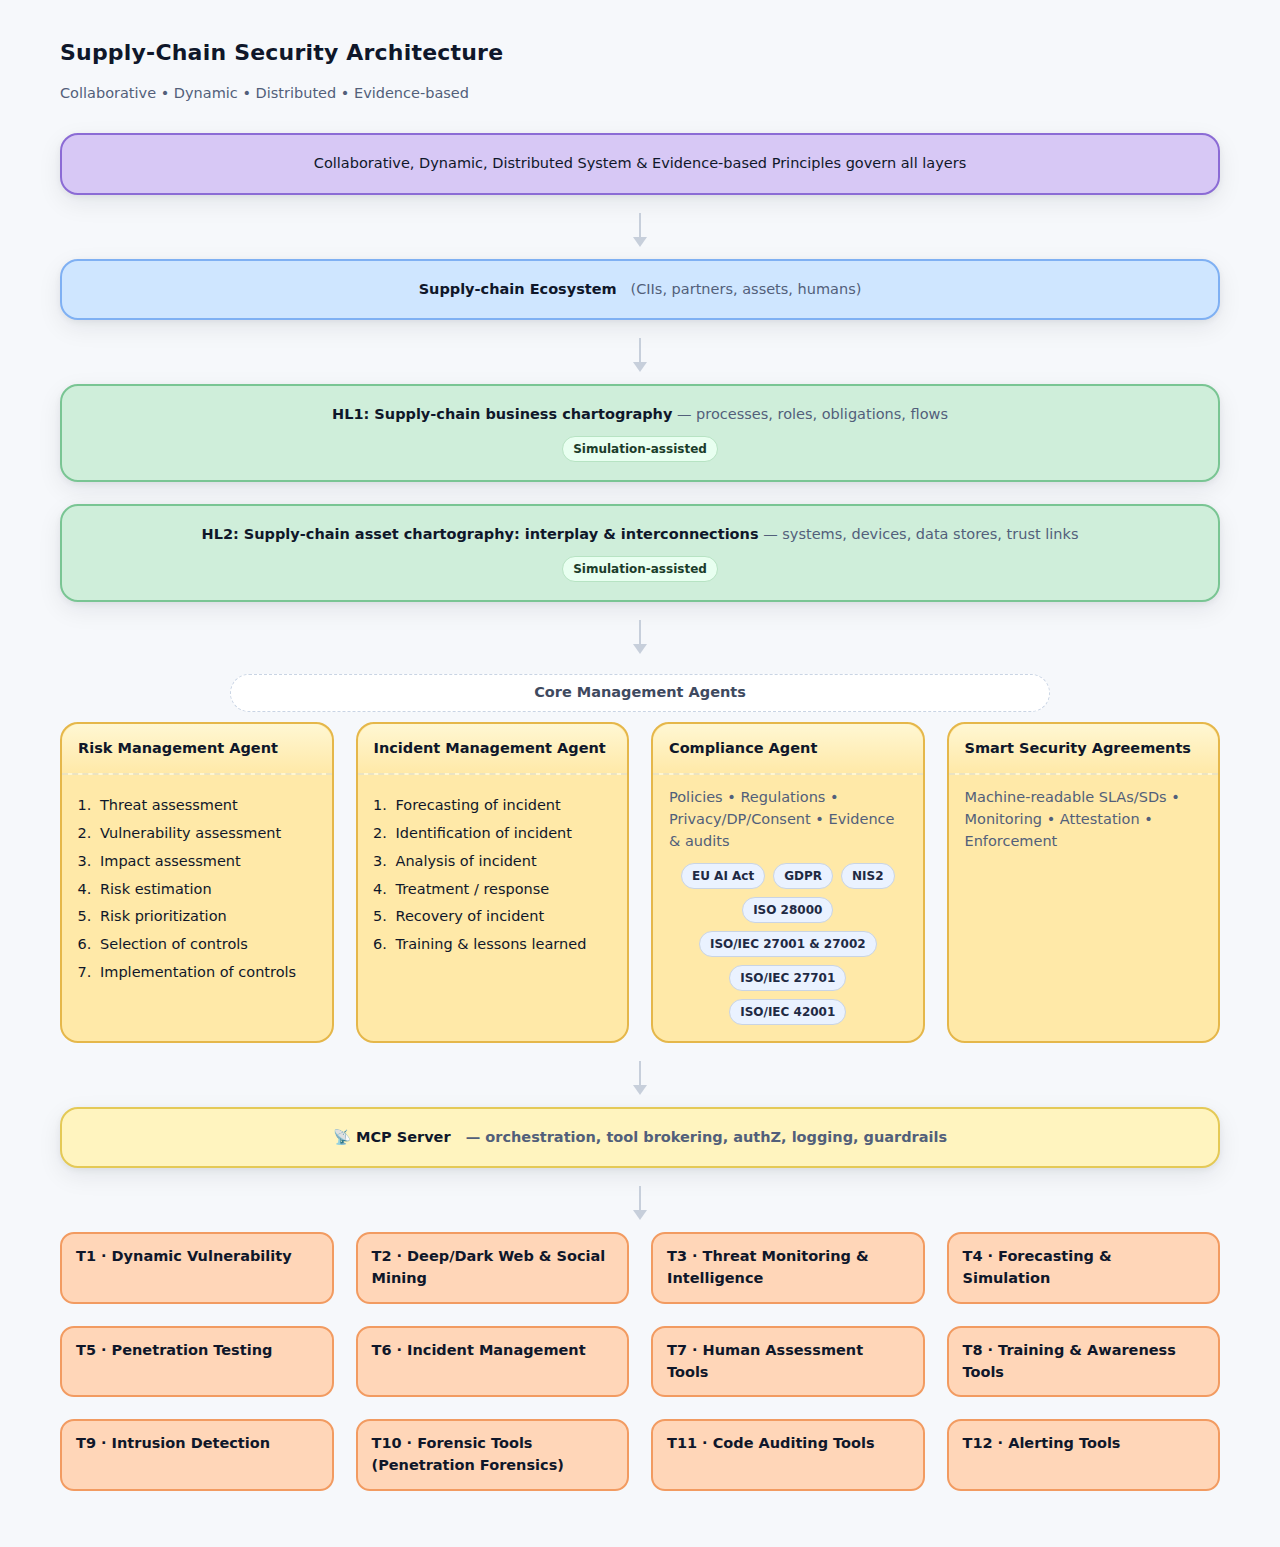
<file: test.html>
<!doctype html>
<html lang="en">
<head>
  <meta charset="utf-8" />
  <meta name="viewport" content="width=device-width,initial-scale=1" />
  <title>Supply-Chain Security Architecture (Chartography)</title>
  <style>
    :root{
      --bg:#f6f8fb; --ink:#0f172a; --muted:#525f7a;

      /* Palette */
      --c-principles:#d7c8f5; --b-principles:#8b6bd5;
      --c-ecosystem:#cfe6ff;  --b-ecosystem:#7fb0f3;
      --c-hl:#cfeeda;         --b-hl:#79c593;
      --c-agent:#ffe9a8;      --b-agent:#e5b74a;
      --c-mcp:#fff4bf;        --b-mcp:#e4c956;
      --c-tool:#ffd6b8;       --b-tool:#f29b61;

      --radius:18px; --radius-sm:14px;
      --shadow:0 8px 24px rgba(15,23,42,.08),0 2px 6px rgba(15,23,42,.06);
      --gap:22px; --pad:18px; --w:1200px;
    }
    *{box-sizing:border-box}
    body{margin:0;background:var(--bg);color:var(--ink);font:14.5px/1.5 system-ui,-apple-system,Segoe UI,Roboto,Helvetica,Arial}
    .wrap{max-width:var(--w);margin:36px auto 56px;padding:0 20px}
    .title{font-weight:700;font-size:22px;letter-spacing:.2px;margin:0 0 14px}
    .subtitle{color:var(--muted);margin:0 0 28px}

    .card{border-radius:var(--radius);padding:var(--pad);box-shadow:var(--shadow);border:2px solid transparent}
    .center{display:flex;align-items:center;justify-content:center;text-align:center}

    .principles{background:var(--c-principles);border-color:var(--b-principles)}
    .ecosystem{background:var(--c-ecosystem);border-color:var(--b-ecosystem)}
    .hl{background:var(--c-hl);border-color:var(--b-hl);position:relative}

    .agents{margin-top:var(--gap)}
    .agents .label{
      margin:0 auto 10px;max-width:820px;padding:7px 12px;font-weight:600;color:#3f4a5f;
      background:#fff;border:1px dashed #c9d4e4;border-radius:999px
    }

    .grid-2{display:grid;grid-template-columns:1fr;gap:var(--gap)}
    .grid-4{display:grid;grid-template-columns:repeat(4,1fr);gap:var(--gap)}
    .grid-auto{display:grid;grid-template-columns:repeat(auto-fit,minmax(220px,1fr));gap:var(--gap)}

    .agent{background:var(--c-agent);border:2px solid var(--b-agent);border-radius:var(--radius);padding:0}
    .agent header{
      padding:14px 16px;font-weight:700;border-bottom:2px dashed rgba(0,0,0,.08);
      background:linear-gradient(#fff7d3,var(--c-agent));border-top-left-radius:var(--radius);border-top-right-radius:var(--radius)
    }
    .agent .body{padding:12px 16px 16px}
    .agent ol{margin:8px 0 0 18px;padding:0}
    .agent ol li{margin:6px 0;padding-left:4px}
    .agent .muted{margin:0 0 10px}

    .mcp{background:var(--c-mcp);border-color:var(--b-mcp);font-weight:700}

    .tool{background:var(--c-tool);border:2px solid var(--b-tool);border-radius:var(--radius-sm);padding:12px 14px;font-weight:600}

    /* Arrows */
    .arrow{position:relative;height:36px;margin:14px 0;display:flex;align-items:center;justify-content:center}
    .arrow:before{content:"";width:2px;height:28px;background:#c7cfdb;display:block}
    .arrow:after{
      content:"";width:0;height:0;border-left:7px solid transparent;border-right:7px solid transparent;
      border-top:10px solid #c7cfdb;position:absolute;bottom:-2px
    }

    /* Chips for standards / simulation */
    .chips{display:flex;flex-wrap:wrap;gap:8px;justify-content:center;margin-top:10px}
    .chip{
      font-size:12px;font-weight:700;color:#1f2a44;background:#eaf2ff;border:1px solid #c9d4e4;
      border-radius:999px;padding:3px 10px
    }
    .chip.sim{background:#e8fff0;border-color:#b7e3c3;color:#1c3d2b}
    .chip.link{background:#fff4ec;border-color:#ffd2b7;color:#5b2e10}

    .muted{color:var(--muted)}

    @media (max-width:1100px){.grid-4{grid-template-columns:repeat(2,1fr)}}
    @media (max-width:680px){.grid-4{grid-template-columns:1fr}}
  </style>
</head>
<body>
  <main class="wrap" aria-label="Supply-chain security architecture diagram">
    <h1 class="title">Supply-Chain Security Architecture</h1>
    <p class="subtitle">Collaborative • Dynamic • Distributed • Evidence-based</p>

    <!-- Principles -->
    <section class="card principles center" aria-label="Principles">
      <div>Collaborative, Dynamic, Distributed System &amp; Evidence-based Principles govern all layers</div>
    </section>

    <div class="arrow" aria-hidden="true"></div>

    <!-- Ecosystem -->
    <section class="card ecosystem center" aria-label="Ecosystem">
      <div><strong>Supply-chain Ecosystem</strong> &nbsp; <span class="muted">(CIIs, partners, assets, humans)</span></div>
    </section>

    <div class="arrow" aria-hidden="true"></div>

    <!-- HL blocks (now simulation-assisted) -->
    <section class="grid-2" aria-label="High-level chartography">
      <div class="card hl center">
        <div>
          <strong>HL1: Supply-chain business chartography</strong>
          <span class="muted">— processes, roles, obligations, flows</span>
          <div class="chips" aria-label="HL1 simulation">
            <span class="chip sim">Simulation-assisted</span>
          </div>
        </div>
      </div>
      <div class="card hl center">
        <div>
          <strong>HL2: Supply-chain asset chartography: interplay &amp; interconnections</strong>
          <span class="muted">— systems, devices, data stores, trust links</span>
          <div class="chips" aria-label="HL2 simulation">
            <span class="chip sim">Simulation-assisted</span>
          </div>
        </div>
      </div>
    </section>

    <div class="arrow" aria-hidden="true"></div>

    <!-- Agents -->
    <section class="agents" aria-label="Core Management Agents">
      <p class="label center">Core Management Agents</p>
      <div class="grid-4">
        <!-- Risk Management -->
        <article class="agent" aria-label="Risk Management Agent">
          <header>Risk Management Agent</header>
          <div class="body">
            <ol>
              <li>Threat assessment</li>
              <li>Vulnerability assessment</li>
              <li>Impact assessment</li>
              <li>Risk estimation</li>
              <li>Risk prioritization</li>
              <li>Selection of controls</li>
              <li>Implementation of controls</li>
            </ol>
          </div>
        </article>

        <!-- Incident Management -->
        <article class="agent" aria-label="Incident Management Agent">
          <header>Incident Management Agent</header>
          <div class="body">
            <ol>
              <li>Forecasting of incident</li>
              <li>Identification of incident</li>
              <li>Analysis of incident</li>
              <li>Treatment / response</li>
              <li>Recovery of incident</li>
              <li>Training &amp; lessons learned</li>
            </ol>
          </div>
        </article>

        <!-- Compliance (now with EU AI Act etc.) -->
        <article class="agent" aria-label="Compliance Agent">
          <header>Compliance Agent</header>
          <div class="body">
            <p class="muted">Policies • Regulations • Privacy/DP/Consent • Evidence &amp; audits</p>
            <div class="chips" aria-label="Compliance frameworks">
              <span class="chip">EU AI Act</span>
              <span class="chip">GDPR</span>
              <span class="chip">NIS2</span>
              <span class="chip">ISO 28000</span>
              <span class="chip">ISO/IEC 27001 &amp; 27002</span>
              <span class="chip">ISO/IEC 27701</span>
              <span class="chip">ISO/IEC 42001</span>
            </div>
          </div>
        </article>

        <!-- Smart Security Agreements -->
        <article class="agent" aria-label="Smart Security Agreements">
          <header>Smart Security Agreements</header>
          <div class="body">
            <p class="muted">Machine-readable SLAs/SDs • Monitoring • Attestation • Enforcement</p>
          </div>
        </article>
      </div>
    </section>

    <div class="arrow" aria-hidden="true"></div>

    <!-- MCP -->
    <section class="card mcp center" aria-label="MCP Server">
      <div>📡 <strong>MCP Server</strong> &nbsp; <span class="muted">— orchestration, tool brokering, authZ, logging, guardrails</span></div>
    </section>

    <div class="arrow" aria-hidden="true"></div>

    <!-- Tools -->
    <section aria-label="Tools">
      <div class="grid-auto">
        <div class="tool">T1 · Dynamic Vulnerability</div>
        <div class="tool">T2 · Deep/Dark Web &amp; Social Mining</div>
        <div class="tool">T3 · Threat Monitoring &amp; Intelligence</div>
        <div class="tool">T4 · Forecasting &amp; Simulation</div>
        <div class="tool">T5 · Penetration Testing</div>
        <div class="tool">T6 · Incident Management</div>
        <div class="tool">T7 · Human Assessment Tools</div>
        <div class="tool">T8 · Training &amp; Awareness Tools</div>
        <div class="tool">T9 · Intrusion Detection</div>
        <div class="tool">T10 · Forensic Tools (Penetration Forensics)</div>
        <div class="tool">T11 · Code Auditing Tools</div>
        <div class="tool">T12 · Alerting Tools</div>
      </div>
    </section>
  </main>
</body>
</html>
</file>
